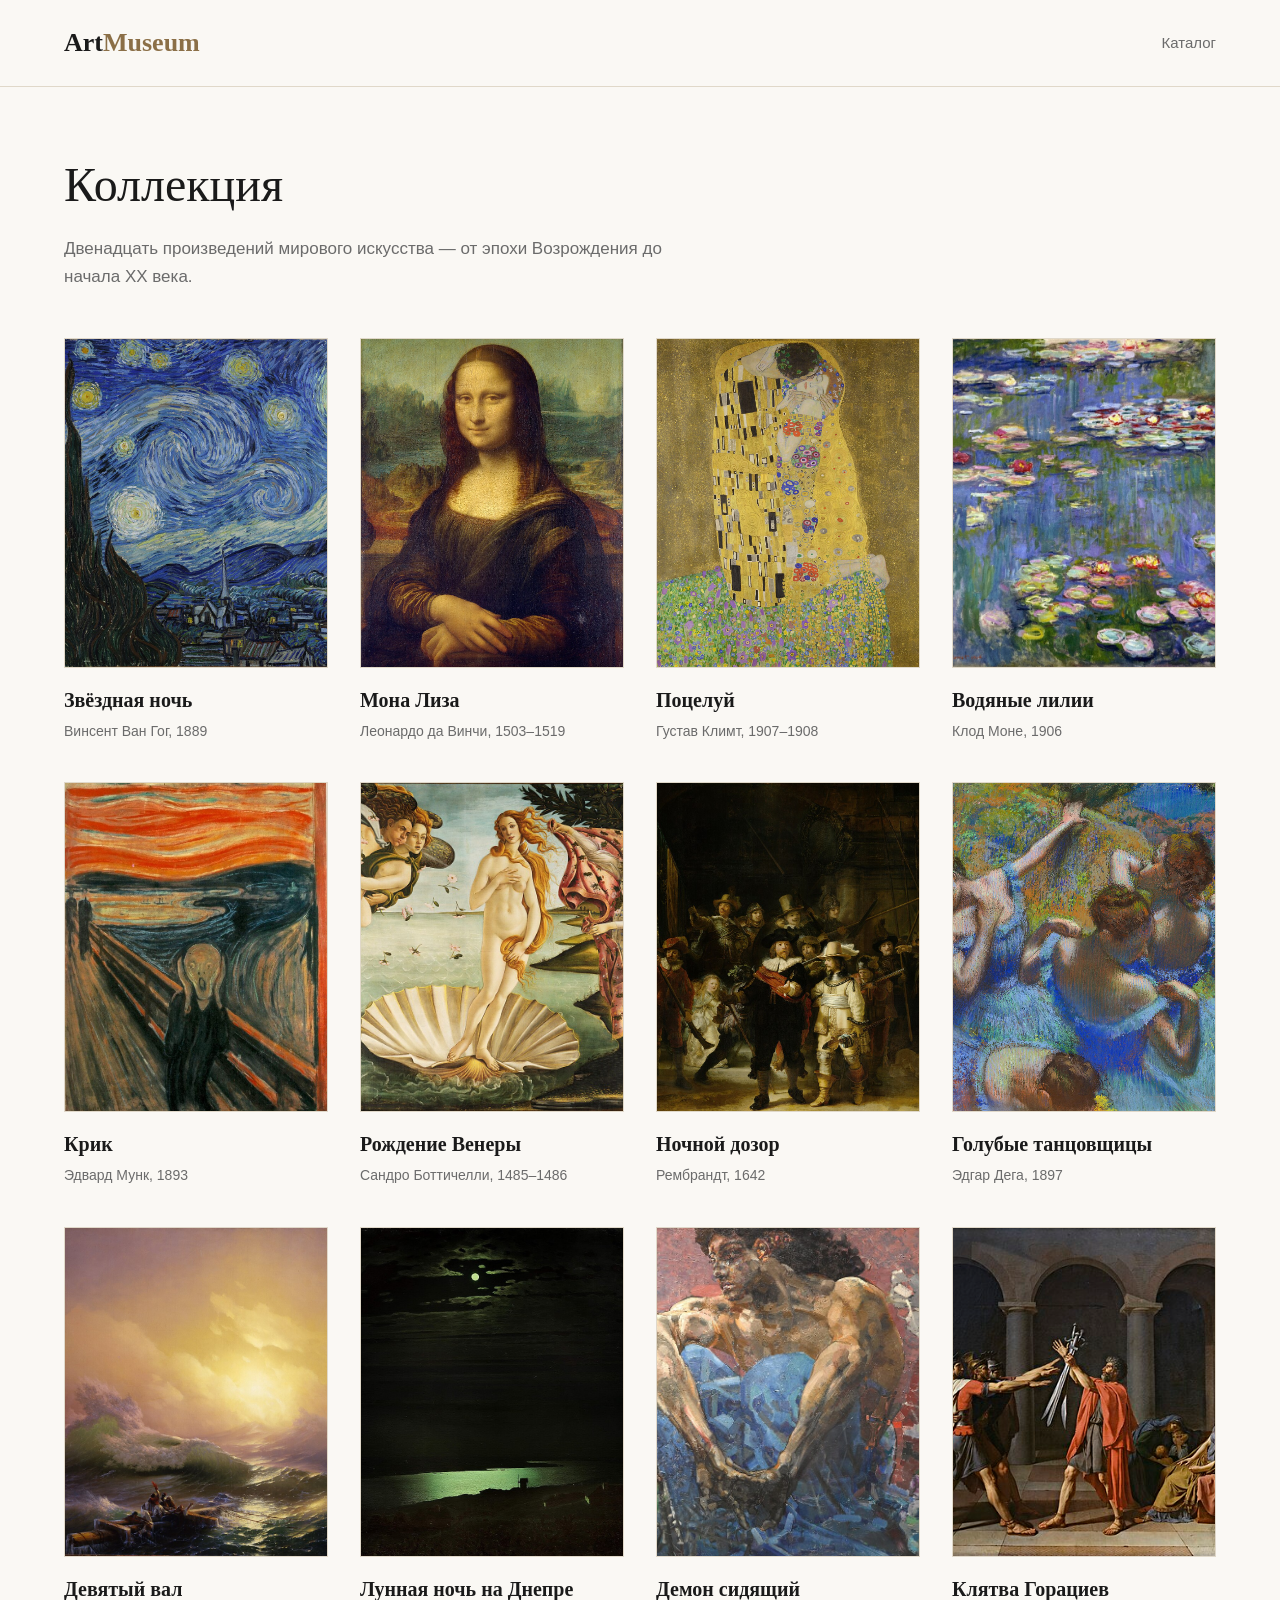
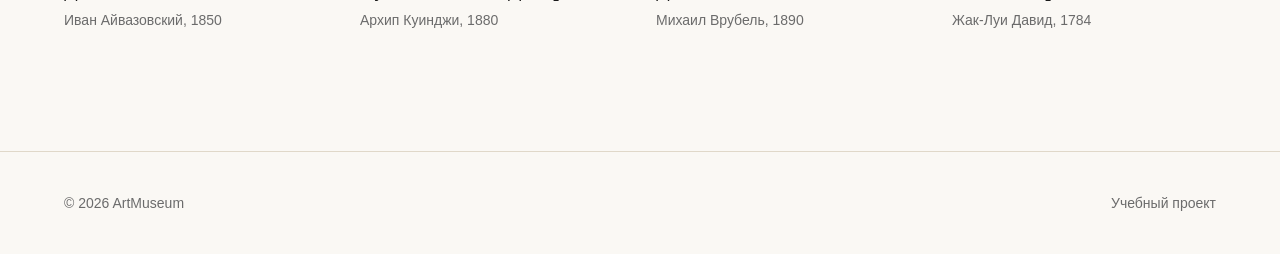
<file: AI-generated/index.html>
<!DOCTYPE html>
<html lang="ru">
<head>
  <meta charset="UTF-8">
  <meta name="viewport" content="width=device-width, initial-scale=1.0">
  <title>ArtMuseum — Каталог</title>
  <link rel="stylesheet" href="css/style.css">
</head>
<body>

  <header class="site-header">
    <div class="container">
      <a href="index.html" class="logo">Art<span>Museum</span></a>
      <nav class="nav">
        <a href="index.html" class="active">Каталог</a>
      </nav>
    </div>
  </header>

  <main class="catalog">
    <div class="container">
      <div class="catalog-head">
        <h1>Коллекция</h1>
        <p>Двенадцать произведений мирового искусства — от эпохи Возрождения до начала XX века.</p>
      </div>

      <div class="grid">

        <a class="card" href="painting-starry-night.html">
          <div class="card-image"><img src="images/starry-night.jpg" alt="Звёздная ночь"></div>
          <div class="card-title">Звёздная ночь</div>
          <div class="card-meta">Винсент Ван Гог, 1889</div>
        </a>

        <a class="card" href="painting-mona-lisa.html">
          <div class="card-image"><img src="images/mona-lisa.jpg" alt="Мона Лиза"></div>
          <div class="card-title">Мона Лиза</div>
          <div class="card-meta">Леонардо да Винчи, 1503–1519</div>
        </a>

        <a class="card" href="painting-the-kiss.html">
          <div class="card-image"><img src="images/the-kiss.jpg" alt="Поцелуй"></div>
          <div class="card-title">Поцелуй</div>
          <div class="card-meta">Густав Климт, 1907–1908</div>
        </a>

        <a class="card" href="painting-water-lilies.html">
          <div class="card-image"><img src="images/water-lilies.jpg" alt="Водяные лилии"></div>
          <div class="card-title">Водяные лилии</div>
          <div class="card-meta">Клод Моне, 1906</div>
        </a>

        <a class="card" href="painting-the-scream.html">
          <div class="card-image"><img src="images/the-scream.jpg" alt="Крик"></div>
          <div class="card-title">Крик</div>
          <div class="card-meta">Эдвард Мунк, 1893</div>
        </a>

        <a class="card" href="painting-birth-of-venus.html">
          <div class="card-image"><img src="images/birth-of-venus.jpg" alt="Рождение Венеры"></div>
          <div class="card-title">Рождение Венеры</div>
          <div class="card-meta">Сандро Боттичелли, 1485–1486</div>
        </a>

        <a class="card" href="painting-night-watch.html">
          <div class="card-image"><img src="images/night-watch.jpg" alt="Ночной дозор"></div>
          <div class="card-title">Ночной дозор</div>
          <div class="card-meta">Рембрандт, 1642</div>
        </a>

        <a class="card" href="painting-blue-dancers.html">
          <div class="card-image"><img src="images/blue-dancers.jpg" alt="Голубые танцовщицы"></div>
          <div class="card-title">Голубые танцовщицы</div>
          <div class="card-meta">Эдгар Дега, 1897</div>
        </a>

        <a class="card" href="painting-ninth-wave.html">
          <div class="card-image"><img src="images/ninth-wave.jpg" alt="Девятый вал"></div>
          <div class="card-title">Девятый вал</div>
          <div class="card-meta">Иван Айвазовский, 1850</div>
        </a>

        <a class="card" href="painting-moonlight-night.html">
          <div class="card-image"><img src="images/moonlight-night.jpg" alt="Лунная ночь на Днепре"></div>
          <div class="card-title">Лунная ночь на Днепре</div>
          <div class="card-meta">Архип Куинджи, 1880</div>
        </a>

        <a class="card" href="painting-demon-seated.html">
          <div class="card-image"><img src="images/demon-seated.jpg" alt="Демон сидящий"></div>
          <div class="card-title">Демон сидящий</div>
          <div class="card-meta">Михаил Врубель, 1890</div>
        </a>

        <a class="card" href="painting-oath-of-horatii.html">
          <div class="card-image"><img src="images/oath-of-horatii.jpg" alt="Клятва Горациев"></div>
          <div class="card-title">Клятва Горациев</div>
          <div class="card-meta">Жак-Луи Давид, 1784</div>
        </a>

      </div>
    </div>
  </main>

  <footer class="site-footer">
    <div class="container">
      <div>© 2026 ArtMuseum</div>
      <div>Учебный проект</div>
    </div>
  </footer>

</body>
</html>
</file>
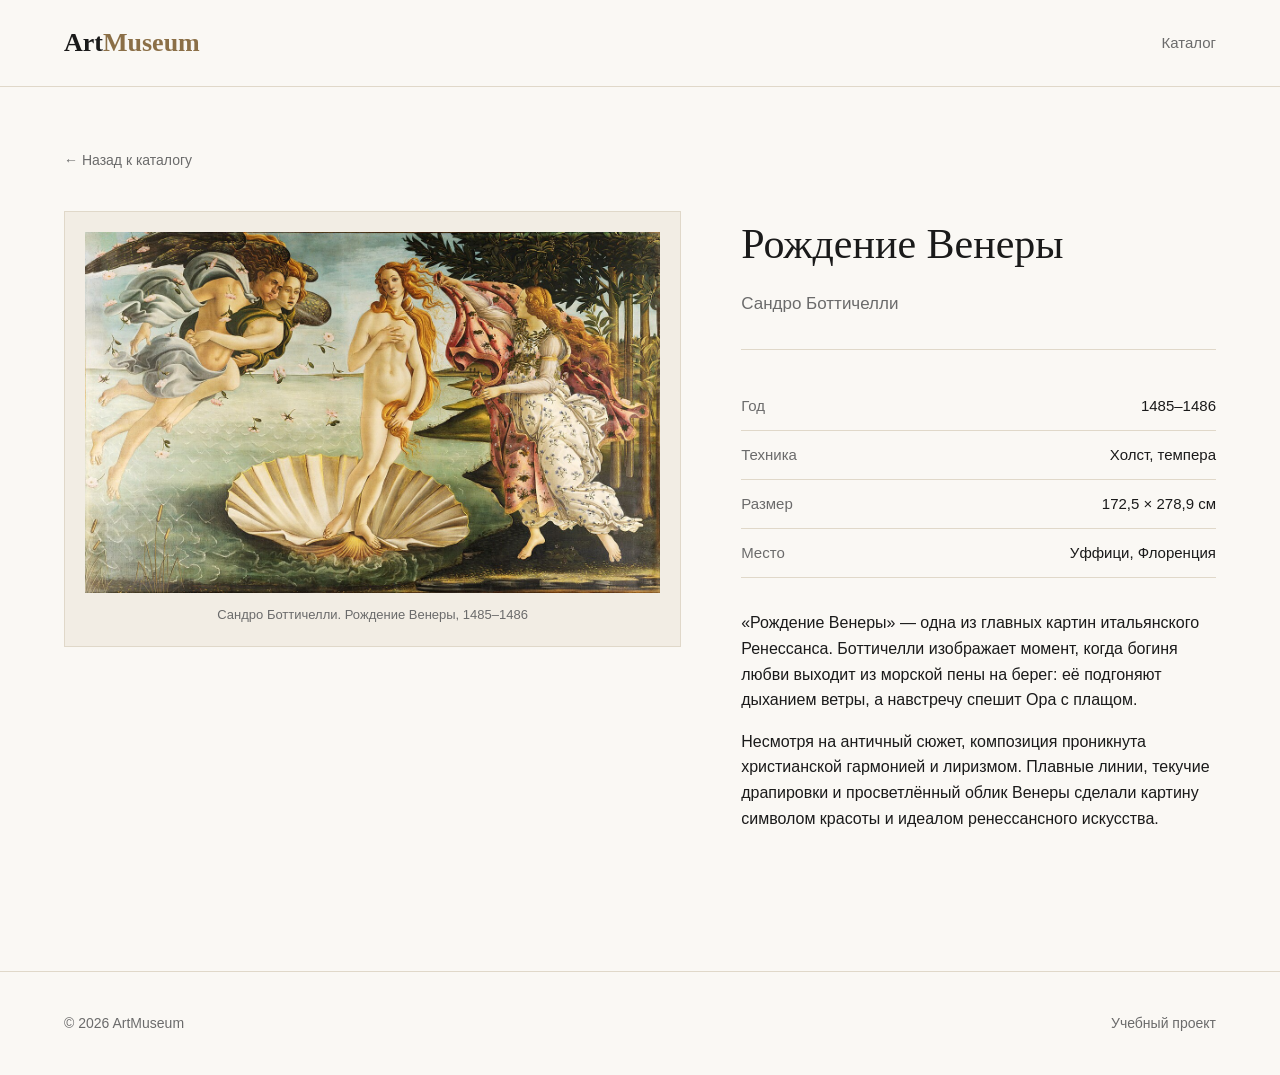
<file: AI-generated/painting-birth-of-venus.html>
<!DOCTYPE html>
<html lang="ru">
<head>
  <meta charset="UTF-8">
  <meta name="viewport" content="width=device-width, initial-scale=1.0">
  <title>Рождение Венеры — ArtMuseum</title>
  <link rel="stylesheet" href="css/style.css">
</head>
<body>
  <header class="site-header">
    <div class="container">
      <a href="index.html" class="logo">Art<span>Museum</span></a>
      <nav class="nav"><a href="index.html">Каталог</a></nav>
    </div>
  </header>

  <main class="painting">
    <div class="container">
      <a href="index.html" class="painting-back">← Назад к каталогу</a>

      <div class="painting-layout">
        <figure class="painting-figure">
          <img src="images/birth-of-venus.jpg" alt="Рождение Венеры">
          <figcaption>Сандро Боттичелли. Рождение Венеры, 1485–1486</figcaption>
        </figure>

        <div class="painting-info">
          <h1>Рождение Венеры</h1>
          <div class="painting-author">Сандро Боттичелли</div>

          <ul class="painting-facts">
            <li><span class="label">Год</span><span>1485–1486</span></li>
            <li><span class="label">Техника</span><span>Холст, темпера</span></li>
            <li><span class="label">Размер</span><span>172,5 × 278,9 см</span></li>
            <li><span class="label">Место</span><span>Уффици, Флоренция</span></li>
          </ul>

          <div class="painting-description">
            <p>«Рождение Венеры» — одна из главных картин итальянского Ренессанса. Боттичелли изображает момент, когда богиня любви выходит из морской пены на берег: её подгоняют дыханием ветры, а навстречу спешит Ора с плащом.</p>
            <p>Несмотря на античный сюжет, композиция проникнута христианской гармонией и лиризмом. Плавные линии, текучие драпировки и просветлённый облик Венеры сделали картину символом красоты и идеалом ренессансного искусства.</p>
          </div>
        </div>
      </div>
    </div>
  </main>

  <footer class="site-footer">
    <div class="container">
      <div>© 2026 ArtMuseum</div>
      <div>Учебный проект</div>
    </div>
  </footer>
</body>
</html>
</file>
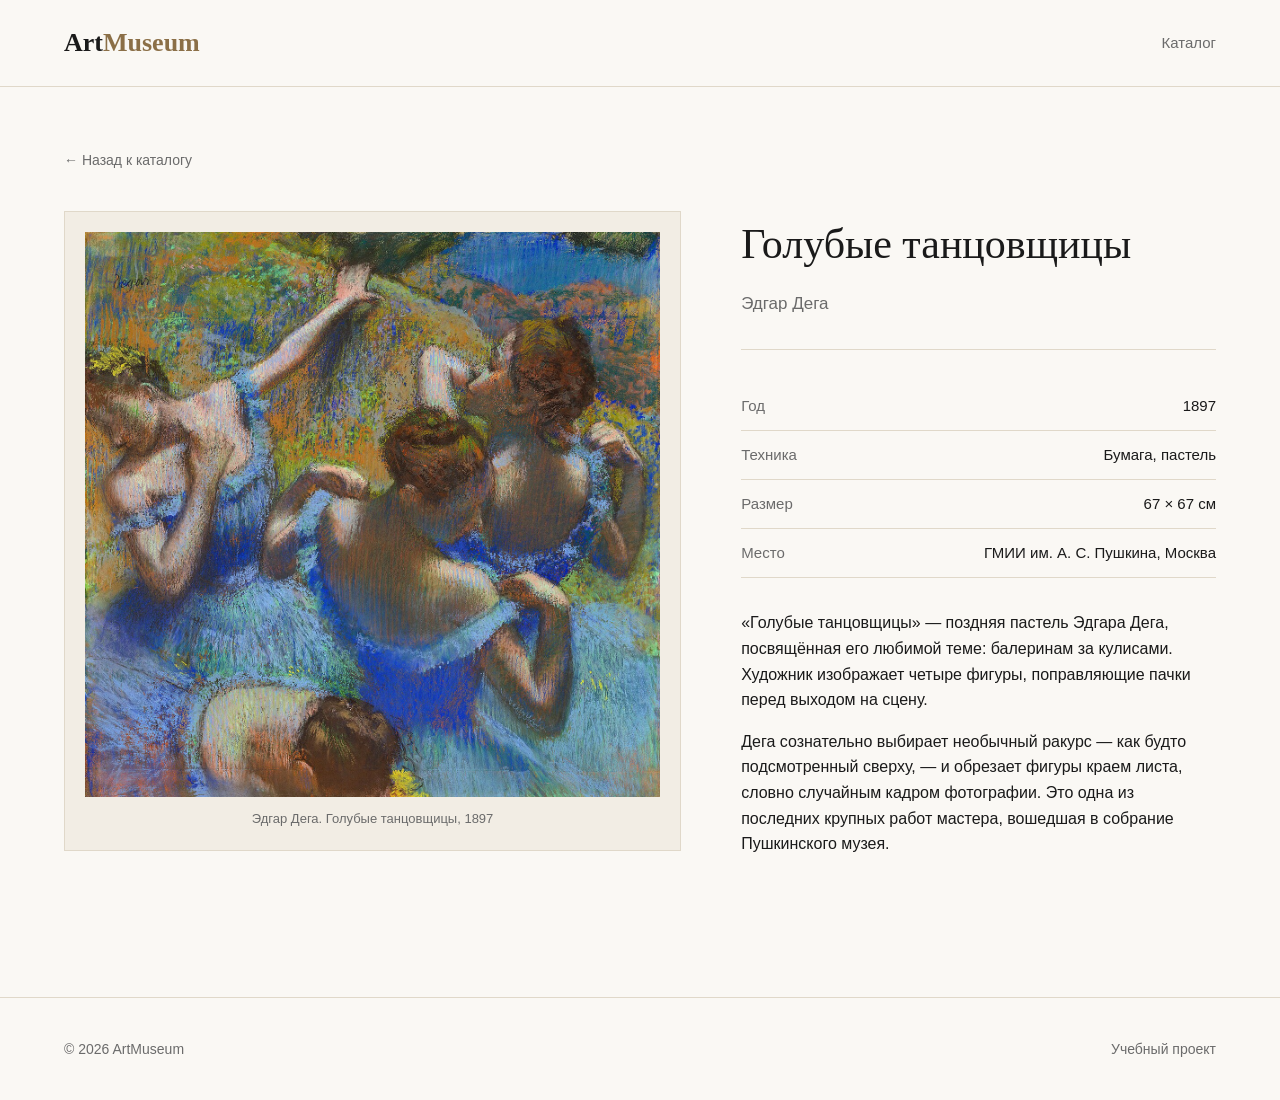
<file: AI-generated/painting-blue-dancers.html>
<!DOCTYPE html>
<html lang="ru">
<head>
  <meta charset="UTF-8">
  <meta name="viewport" content="width=device-width, initial-scale=1.0">
  <title>Голубые танцовщицы — ArtMuseum</title>
  <link rel="stylesheet" href="css/style.css">
</head>
<body>
  <header class="site-header">
    <div class="container">
      <a href="index.html" class="logo">Art<span>Museum</span></a>
      <nav class="nav"><a href="index.html">Каталог</a></nav>
    </div>
  </header>

  <main class="painting">
    <div class="container">
      <a href="index.html" class="painting-back">← Назад к каталогу</a>

      <div class="painting-layout">
        <figure class="painting-figure">
          <img src="images/blue-dancers.jpg" alt="Голубые танцовщицы">
          <figcaption>Эдгар Дега. Голубые танцовщицы, 1897</figcaption>
        </figure>

        <div class="painting-info">
          <h1>Голубые танцовщицы</h1>
          <div class="painting-author">Эдгар Дега</div>

          <ul class="painting-facts">
            <li><span class="label">Год</span><span>1897</span></li>
            <li><span class="label">Техника</span><span>Бумага, пастель</span></li>
            <li><span class="label">Размер</span><span>67 × 67 см</span></li>
            <li><span class="label">Место</span><span>ГМИИ им. А. С. Пушкина, Москва</span></li>
          </ul>

          <div class="painting-description">
            <p>«Голубые танцовщицы» — поздняя пастель Эдгара Дега, посвящённая его любимой теме: балеринам за кулисами. Художник изображает четыре фигуры, поправляющие пачки перед выходом на сцену.</p>
            <p>Дега сознательно выбирает необычный ракурс — как будто подсмотренный сверху, — и обрезает фигуры краем листа, словно случайным кадром фотографии. Это одна из последних крупных работ мастера, вошедшая в собрание Пушкинского музея.</p>
          </div>
        </div>
      </div>
    </div>
  </main>

  <footer class="site-footer">
    <div class="container">
      <div>© 2026 ArtMuseum</div>
      <div>Учебный проект</div>
    </div>
  </footer>
</body>
</html>
</file>
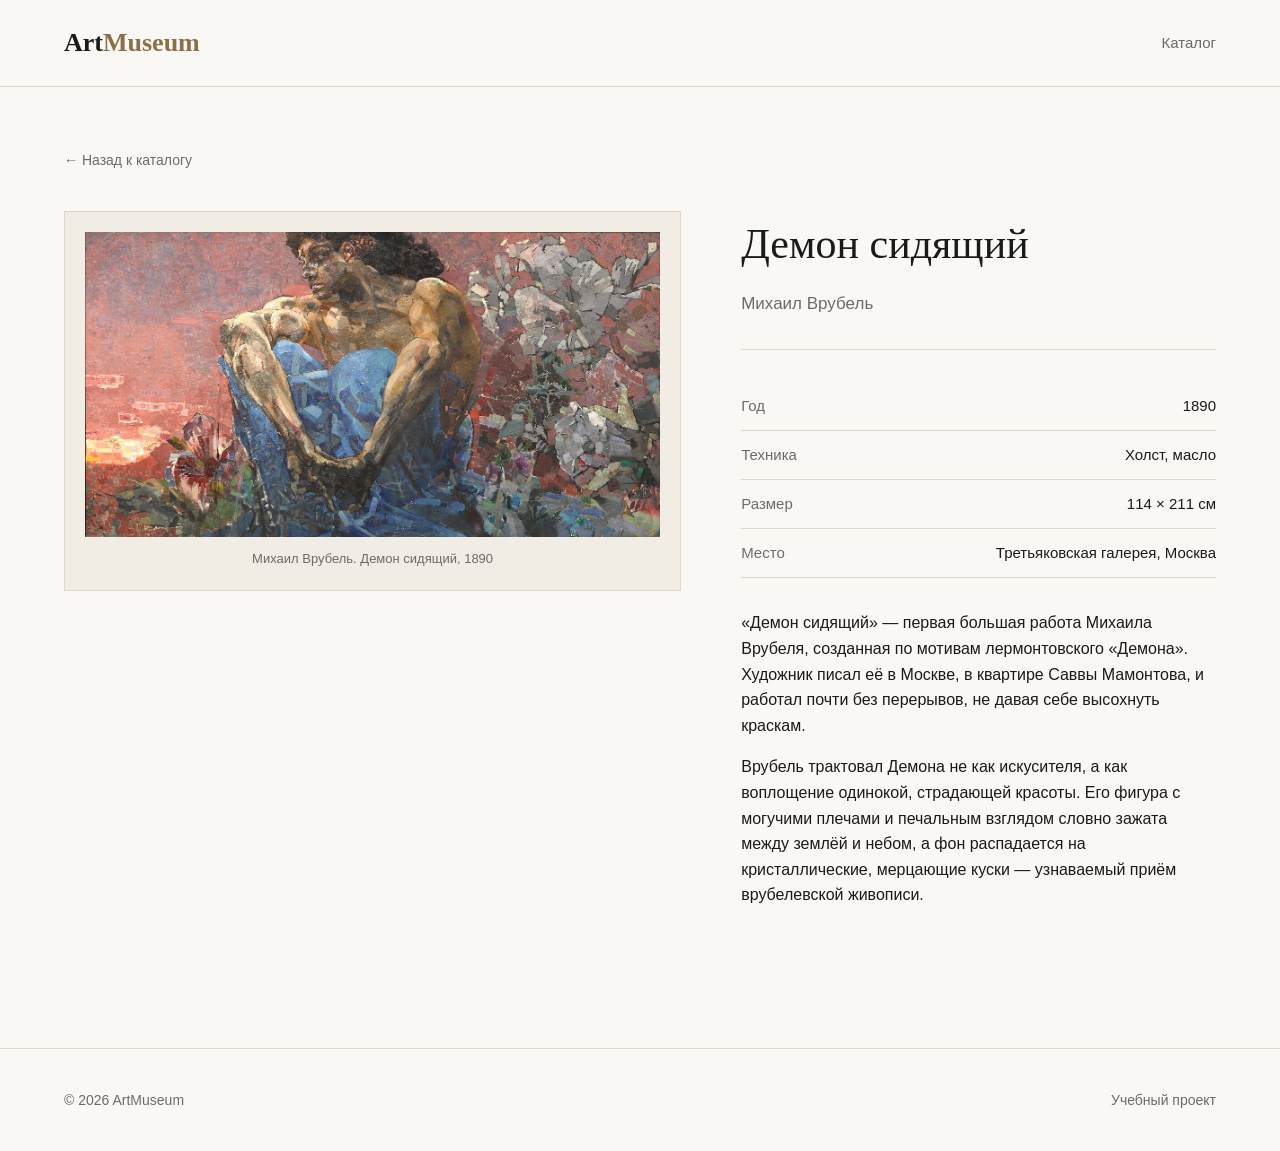
<file: AI-generated/painting-demon-seated.html>
<!DOCTYPE html>
<html lang="ru">
<head>
  <meta charset="UTF-8">
  <meta name="viewport" content="width=device-width, initial-scale=1.0">
  <title>Демон сидящий — ArtMuseum</title>
  <link rel="stylesheet" href="css/style.css">
</head>
<body>
  <header class="site-header">
    <div class="container">
      <a href="index.html" class="logo">Art<span>Museum</span></a>
      <nav class="nav"><a href="index.html">Каталог</a></nav>
    </div>
  </header>

  <main class="painting">
    <div class="container">
      <a href="index.html" class="painting-back">← Назад к каталогу</a>

      <div class="painting-layout">
        <figure class="painting-figure">
          <img src="images/demon-seated.jpg" alt="Демон сидящий">
          <figcaption>Михаил Врубель. Демон сидящий, 1890</figcaption>
        </figure>

        <div class="painting-info">
          <h1>Демон сидящий</h1>
          <div class="painting-author">Михаил Врубель</div>

          <ul class="painting-facts">
            <li><span class="label">Год</span><span>1890</span></li>
            <li><span class="label">Техника</span><span>Холст, масло</span></li>
            <li><span class="label">Размер</span><span>114 × 211 см</span></li>
            <li><span class="label">Место</span><span>Третьяковская галерея, Москва</span></li>
          </ul>

          <div class="painting-description">
            <p>«Демон сидящий» — первая большая работа Михаила Врубеля, созданная по мотивам лермонтовского «Демона». Художник писал её в Москве, в квартире Саввы Мамонтова, и работал почти без перерывов, не давая себе высохнуть краскам.</p>
            <p>Врубель трактовал Демона не как искусителя, а как воплощение одинокой, страдающей красоты. Его фигура с могучими плечами и печальным взглядом словно зажата между землёй и небом, а фон распадается на кристаллические, мерцающие куски — узнаваемый приём врубелевской живописи.</p>
          </div>
        </div>
      </div>
    </div>
  </main>

  <footer class="site-footer">
    <div class="container">
      <div>© 2026 ArtMuseum</div>
      <div>Учебный проект</div>
    </div>
  </footer>
</body>
</html>
</file>
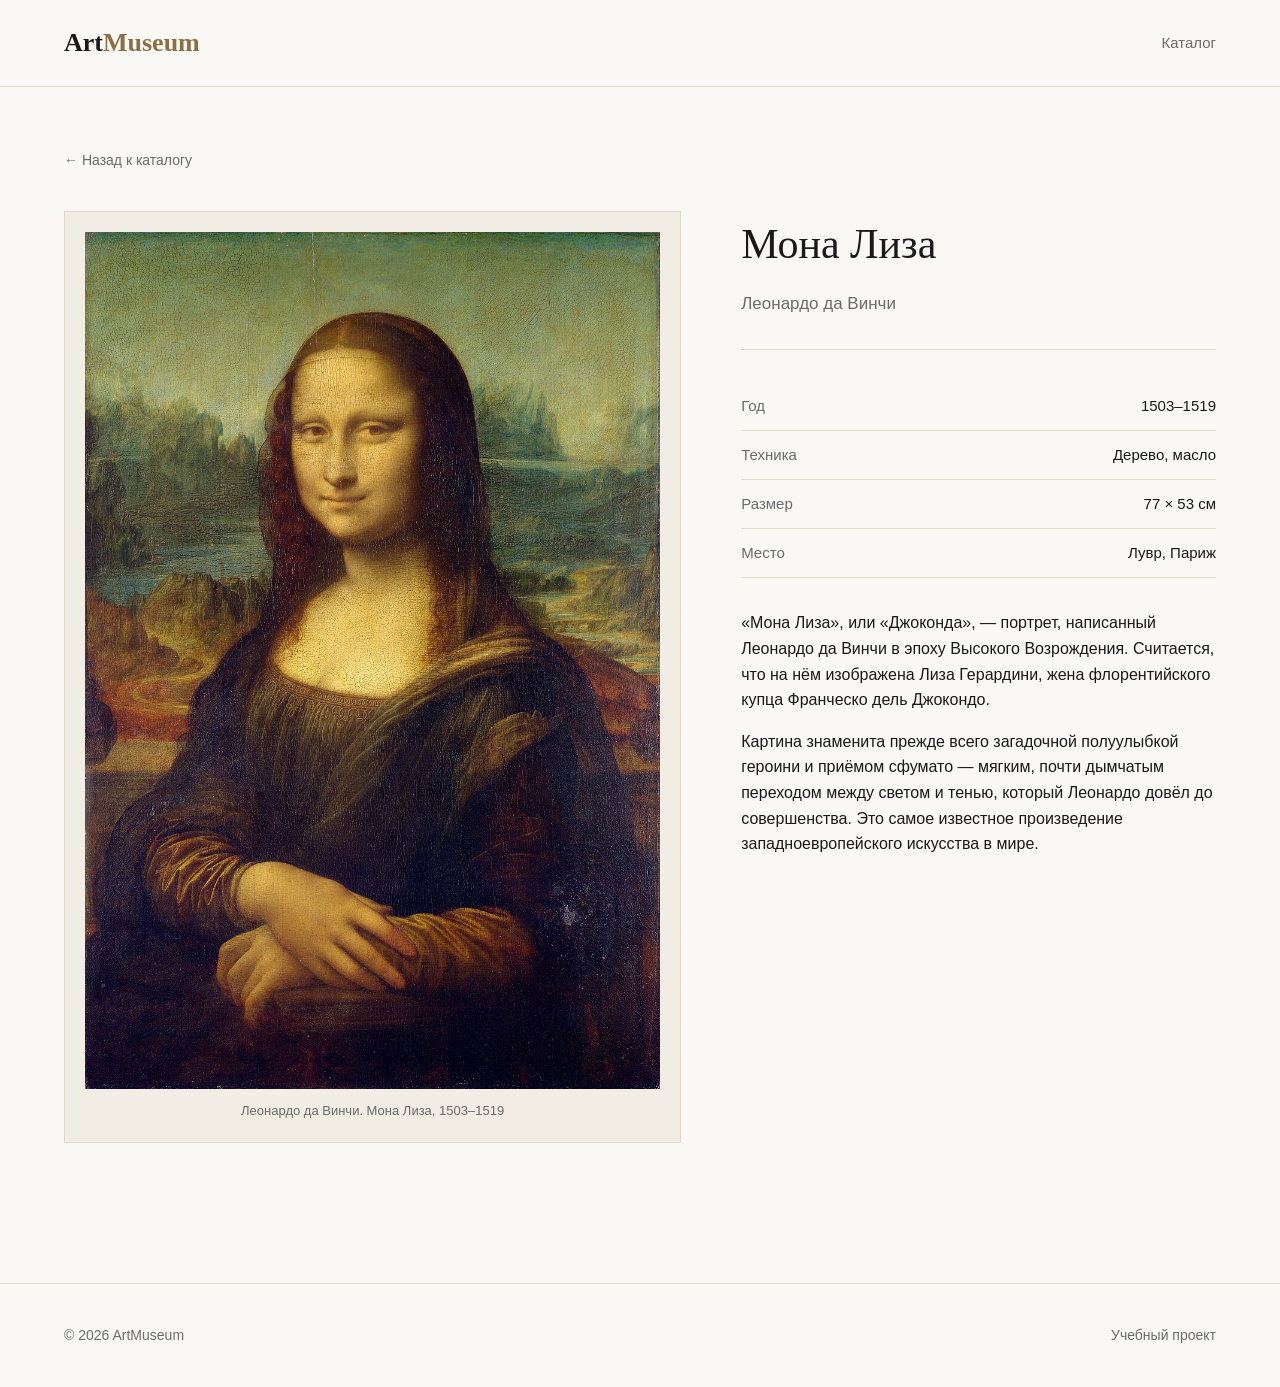
<file: AI-generated/painting-mona-lisa.html>
<!DOCTYPE html>
<html lang="ru">
<head>
  <meta charset="UTF-8">
  <meta name="viewport" content="width=device-width, initial-scale=1.0">
  <title>Мона Лиза — ArtMuseum</title>
  <link rel="stylesheet" href="css/style.css">
</head>
<body>
  <header class="site-header">
    <div class="container">
      <a href="index.html" class="logo">Art<span>Museum</span></a>
      <nav class="nav"><a href="index.html">Каталог</a></nav>
    </div>
  </header>

  <main class="painting">
    <div class="container">
      <a href="index.html" class="painting-back">← Назад к каталогу</a>

      <div class="painting-layout">
        <figure class="painting-figure">
          <img src="images/mona-lisa.jpg" alt="Мона Лиза">
          <figcaption>Леонардо да Винчи. Мона Лиза, 1503–1519</figcaption>
        </figure>

        <div class="painting-info">
          <h1>Мона Лиза</h1>
          <div class="painting-author">Леонардо да Винчи</div>

          <ul class="painting-facts">
            <li><span class="label">Год</span><span>1503–1519</span></li>
            <li><span class="label">Техника</span><span>Дерево, масло</span></li>
            <li><span class="label">Размер</span><span>77 × 53 см</span></li>
            <li><span class="label">Место</span><span>Лувр, Париж</span></li>
          </ul>

          <div class="painting-description">
            <p>«Мона Лиза», или «Джоконда», — портрет, написанный Леонардо да Винчи в эпоху Высокого Возрождения. Считается, что на нём изображена Лиза Герардини, жена флорентийского купца Франческо дель Джокондо.</p>
            <p>Картина знаменита прежде всего загадочной полуулыбкой героини и приёмом сфумато — мягким, почти дымчатым переходом между светом и тенью, который Леонардо довёл до совершенства. Это самое известное произведение западноевропейского искусства в мире.</p>
          </div>
        </div>
      </div>
    </div>
  </main>

  <footer class="site-footer">
    <div class="container">
      <div>© 2026 ArtMuseum</div>
      <div>Учебный проект</div>
    </div>
  </footer>
</body>
</html>
</file>
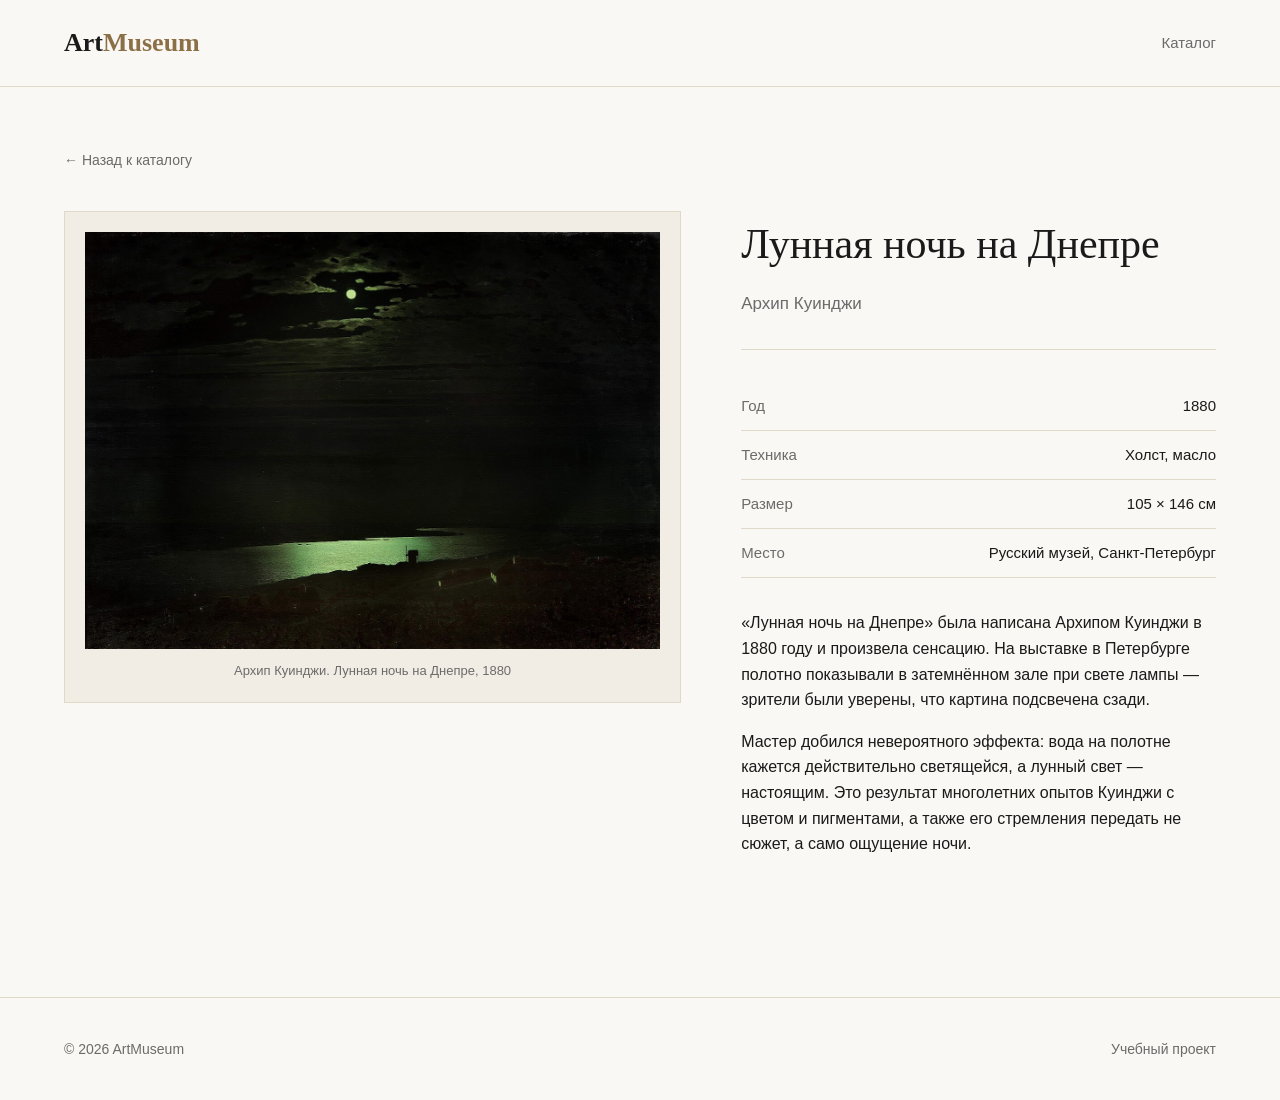
<file: AI-generated/painting-moonlight-night.html>
<!DOCTYPE html>
<html lang="ru">
<head>
  <meta charset="UTF-8">
  <meta name="viewport" content="width=device-width, initial-scale=1.0">
  <title>Лунная ночь на Днепре — ArtMuseum</title>
  <link rel="stylesheet" href="css/style.css">
</head>
<body>
  <header class="site-header">
    <div class="container">
      <a href="index.html" class="logo">Art<span>Museum</span></a>
      <nav class="nav"><a href="index.html">Каталог</a></nav>
    </div>
  </header>

  <main class="painting">
    <div class="container">
      <a href="index.html" class="painting-back">← Назад к каталогу</a>

      <div class="painting-layout">
        <figure class="painting-figure">
          <img src="images/moonlight-night.jpg" alt="Лунная ночь на Днепре">
          <figcaption>Архип Куинджи. Лунная ночь на Днепре, 1880</figcaption>
        </figure>

        <div class="painting-info">
          <h1>Лунная ночь на Днепре</h1>
          <div class="painting-author">Архип Куинджи</div>

          <ul class="painting-facts">
            <li><span class="label">Год</span><span>1880</span></li>
            <li><span class="label">Техника</span><span>Холст, масло</span></li>
            <li><span class="label">Размер</span><span>105 × 146 см</span></li>
            <li><span class="label">Место</span><span>Русский музей, Санкт-Петербург</span></li>
          </ul>

          <div class="painting-description">
            <p>«Лунная ночь на Днепре» была написана Архипом Куинджи в 1880 году и произвела сенсацию. На выставке в Петербурге полотно показывали в затемнённом зале при свете лампы — зрители были уверены, что картина подсвечена сзади.</p>
            <p>Мастер добился невероятного эффекта: вода на полотне кажется действительно светящейся, а лунный свет — настоящим. Это результат многолетних опытов Куинджи с цветом и пигментами, а также его стремления передать не сюжет, а само ощущение ночи.</p>
          </div>
        </div>
      </div>
    </div>
  </main>

  <footer class="site-footer">
    <div class="container">
      <div>© 2026 ArtMuseum</div>
      <div>Учебный проект</div>
    </div>
  </footer>
</body>
</html>
</file>
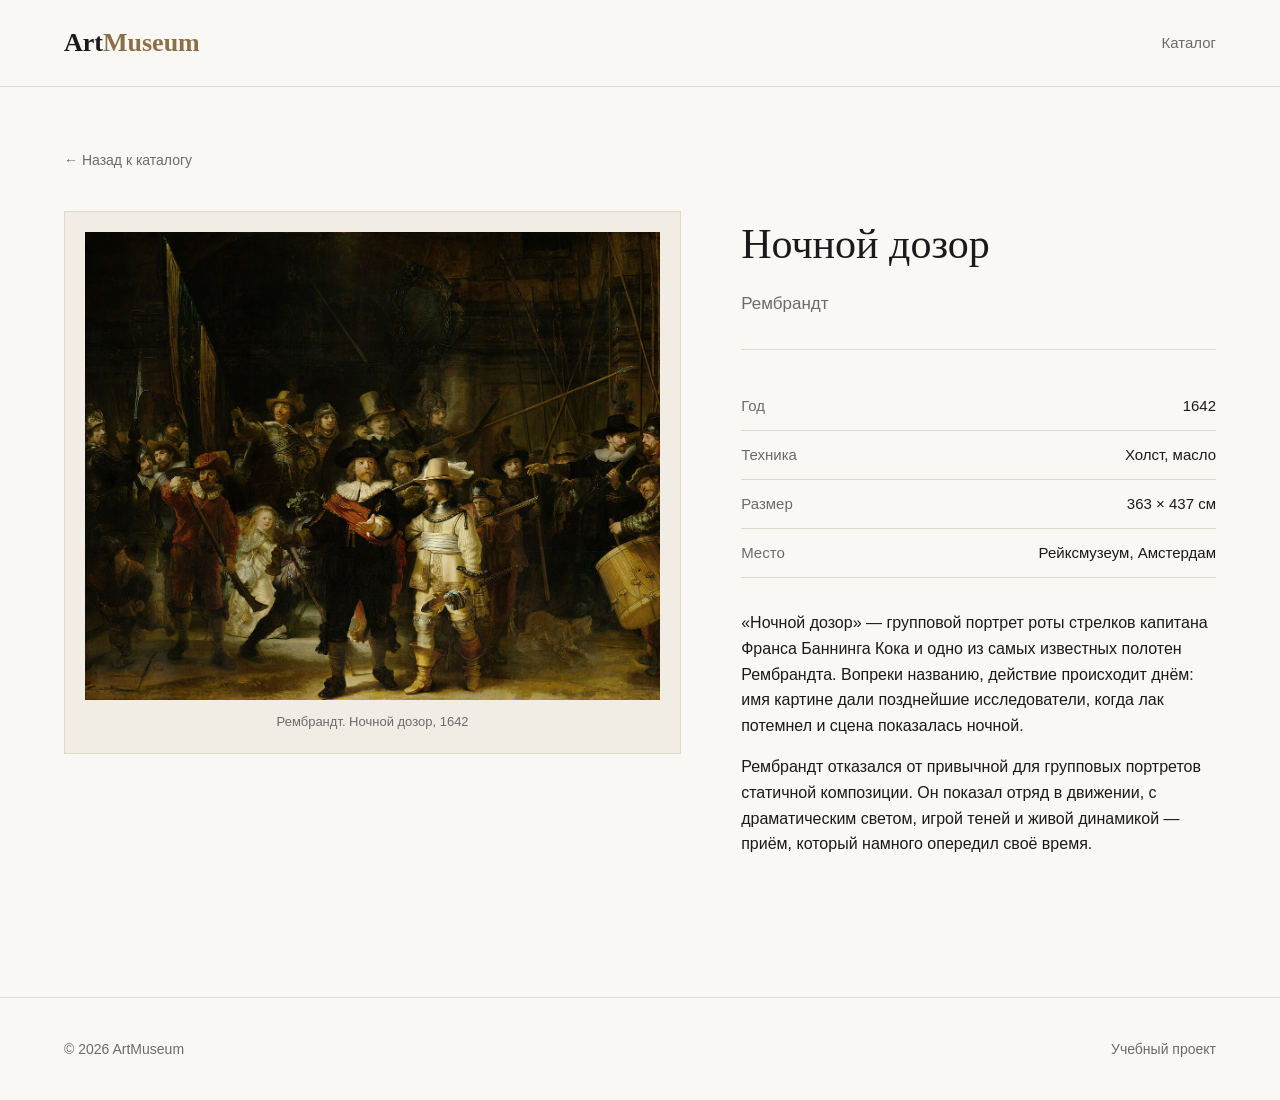
<file: AI-generated/painting-night-watch.html>
<!DOCTYPE html>
<html lang="ru">
<head>
  <meta charset="UTF-8">
  <meta name="viewport" content="width=device-width, initial-scale=1.0">
  <title>Ночной дозор — ArtMuseum</title>
  <link rel="stylesheet" href="css/style.css">
</head>
<body>
  <header class="site-header">
    <div class="container">
      <a href="index.html" class="logo">Art<span>Museum</span></a>
      <nav class="nav"><a href="index.html">Каталог</a></nav>
    </div>
  </header>

  <main class="painting">
    <div class="container">
      <a href="index.html" class="painting-back">← Назад к каталогу</a>

      <div class="painting-layout">
        <figure class="painting-figure">
          <img src="images/night-watch.jpg" alt="Ночной дозор">
          <figcaption>Рембрандт. Ночной дозор, 1642</figcaption>
        </figure>

        <div class="painting-info">
          <h1>Ночной дозор</h1>
          <div class="painting-author">Рембрандт</div>

          <ul class="painting-facts">
            <li><span class="label">Год</span><span>1642</span></li>
            <li><span class="label">Техника</span><span>Холст, масло</span></li>
            <li><span class="label">Размер</span><span>363 × 437 см</span></li>
            <li><span class="label">Место</span><span>Рейксмузеум, Амстердам</span></li>
          </ul>

          <div class="painting-description">
            <p>«Ночной дозор» — групповой портрет роты стрелков капитана Франса Баннинга Кока и одно из самых известных полотен Рембрандта. Вопреки названию, действие происходит днём: имя картине дали позднейшие исследователи, когда лак потемнел и сцена показалась ночной.</p>
            <p>Рембрандт отказался от привычной для групповых портретов статичной композиции. Он показал отряд в движении, с драматическим светом, игрой теней и живой динамикой — приём, который намного опередил своё время.</p>
          </div>
        </div>
      </div>
    </div>
  </main>

  <footer class="site-footer">
    <div class="container">
      <div>© 2026 ArtMuseum</div>
      <div>Учебный проект</div>
    </div>
  </footer>
</body>
</html>
</file>
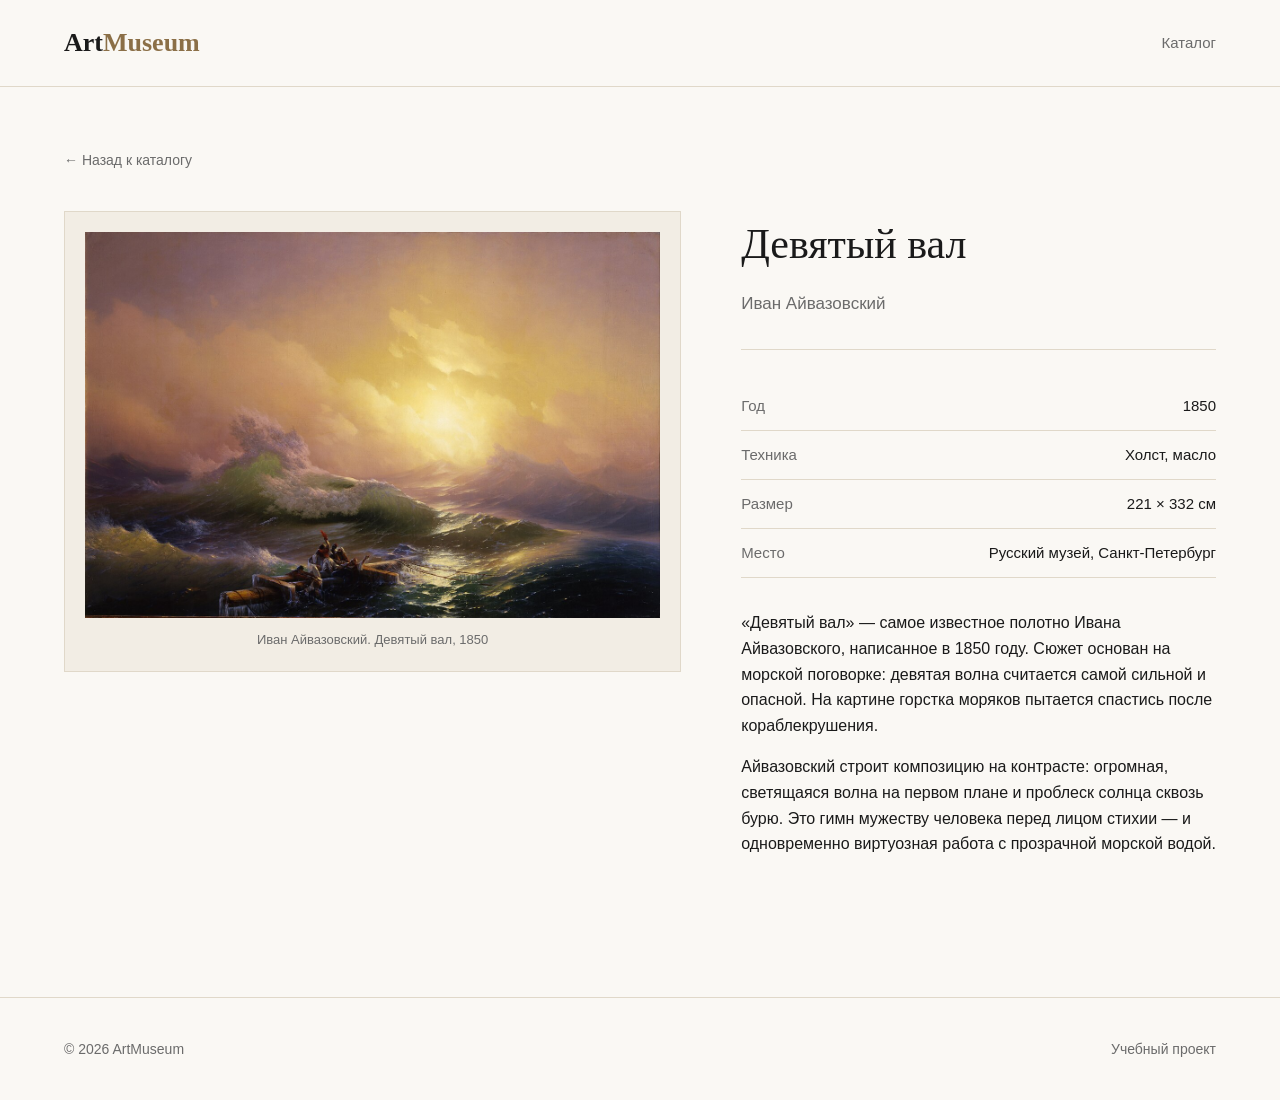
<file: AI-generated/painting-ninth-wave.html>
<!DOCTYPE html>
<html lang="ru">
<head>
  <meta charset="UTF-8">
  <meta name="viewport" content="width=device-width, initial-scale=1.0">
  <title>Девятый вал — ArtMuseum</title>
  <link rel="stylesheet" href="css/style.css">
</head>
<body>
  <header class="site-header">
    <div class="container">
      <a href="index.html" class="logo">Art<span>Museum</span></a>
      <nav class="nav"><a href="index.html">Каталог</a></nav>
    </div>
  </header>

  <main class="painting">
    <div class="container">
      <a href="index.html" class="painting-back">← Назад к каталогу</a>

      <div class="painting-layout">
        <figure class="painting-figure">
          <img src="images/ninth-wave.jpg" alt="Девятый вал">
          <figcaption>Иван Айвазовский. Девятый вал, 1850</figcaption>
        </figure>

        <div class="painting-info">
          <h1>Девятый вал</h1>
          <div class="painting-author">Иван Айвазовский</div>

          <ul class="painting-facts">
            <li><span class="label">Год</span><span>1850</span></li>
            <li><span class="label">Техника</span><span>Холст, масло</span></li>
            <li><span class="label">Размер</span><span>221 × 332 см</span></li>
            <li><span class="label">Место</span><span>Русский музей, Санкт-Петербург</span></li>
          </ul>

          <div class="painting-description">
            <p>«Девятый вал» — самое известное полотно Ивана Айвазовского, написанное в 1850 году. Сюжет основан на морской поговорке: девятая волна считается самой сильной и опасной. На картине горстка моряков пытается спастись после кораблекрушения.</p>
            <p>Айвазовский строит композицию на контрасте: огромная, светящаяся волна на первом плане и проблеск солнца сквозь бурю. Это гимн мужеству человека перед лицом стихии — и одновременно виртуозная работа с прозрачной морской водой.</p>
          </div>
        </div>
      </div>
    </div>
  </main>

  <footer class="site-footer">
    <div class="container">
      <div>© 2026 ArtMuseum</div>
      <div>Учебный проект</div>
    </div>
  </footer>
</body>
</html>
</file>
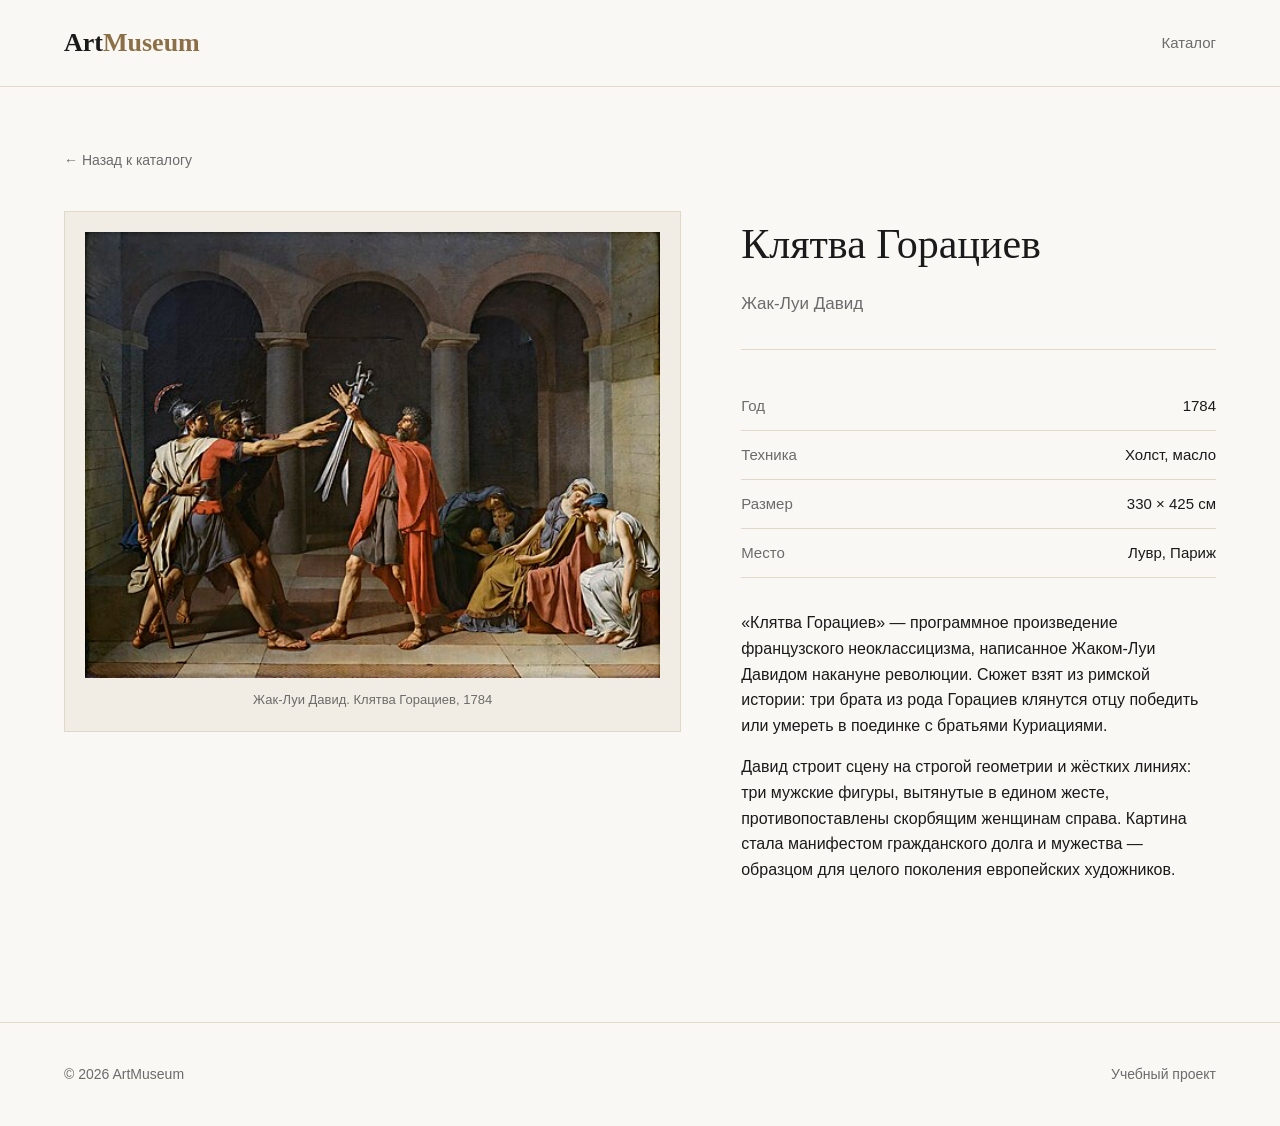
<file: AI-generated/painting-oath-of-horatii.html>
<!DOCTYPE html>
<html lang="ru">
<head>
  <meta charset="UTF-8">
  <meta name="viewport" content="width=device-width, initial-scale=1.0">
  <title>Клятва Горациев — ArtMuseum</title>
  <link rel="stylesheet" href="css/style.css">
</head>
<body>
  <header class="site-header">
    <div class="container">
      <a href="index.html" class="logo">Art<span>Museum</span></a>
      <nav class="nav"><a href="index.html">Каталог</a></nav>
    </div>
  </header>

  <main class="painting">
    <div class="container">
      <a href="index.html" class="painting-back">← Назад к каталогу</a>

      <div class="painting-layout">
        <figure class="painting-figure">
          <img src="images/oath-of-horatii.jpg" alt="Клятва Горациев">
          <figcaption>Жак-Луи Давид. Клятва Горациев, 1784</figcaption>
        </figure>

        <div class="painting-info">
          <h1>Клятва Горациев</h1>
          <div class="painting-author">Жак-Луи Давид</div>

          <ul class="painting-facts">
            <li><span class="label">Год</span><span>1784</span></li>
            <li><span class="label">Техника</span><span>Холст, масло</span></li>
            <li><span class="label">Размер</span><span>330 × 425 см</span></li>
            <li><span class="label">Место</span><span>Лувр, Париж</span></li>
          </ul>

          <div class="painting-description">
            <p>«Клятва Горациев» — программное произведение французского неоклассицизма, написанное Жаком-Луи Давидом накануне революции. Сюжет взят из римской истории: три брата из рода Горациев клянутся отцу победить или умереть в поединке с братьями Куриациями.</p>
            <p>Давид строит сцену на строгой геометрии и жёстких линиях: три мужские фигуры, вытянутые в едином жесте, противопоставлены скорбящим женщинам справа. Картина стала манифестом гражданского долга и мужества — образцом для целого поколения европейских художников.</p>
          </div>
        </div>
      </div>
    </div>
  </main>

  <footer class="site-footer">
    <div class="container">
      <div>© 2026 ArtMuseum</div>
      <div>Учебный проект</div>
    </div>
  </footer>
</body>
</html>
</file>
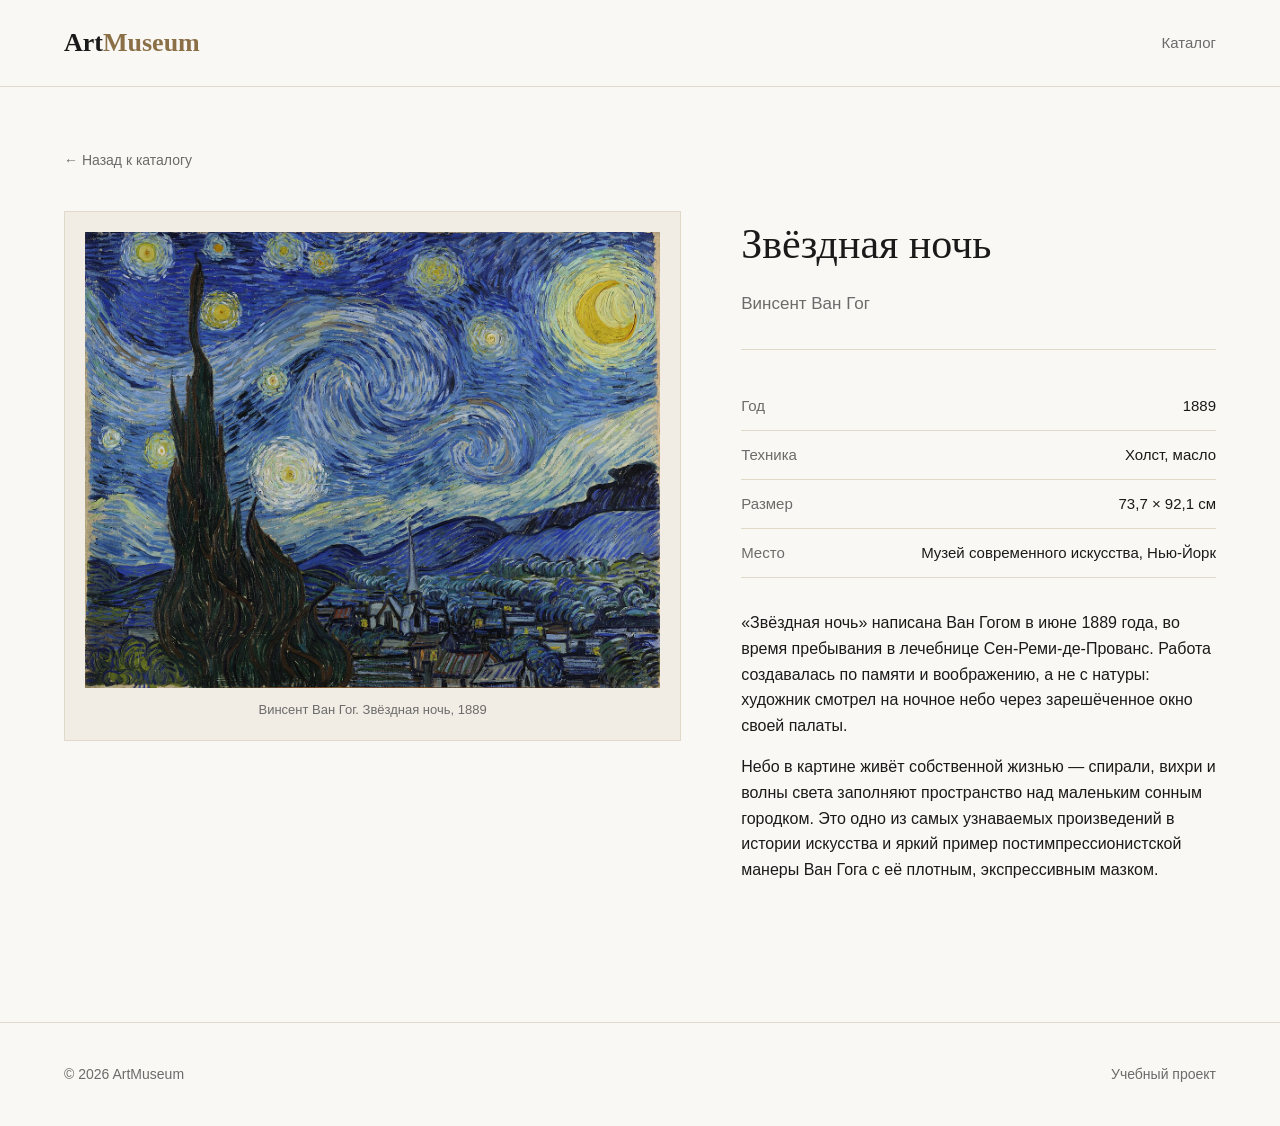
<file: AI-generated/painting-starry-night.html>
<!DOCTYPE html>
<html lang="ru">
<head>
  <meta charset="UTF-8">
  <meta name="viewport" content="width=device-width, initial-scale=1.0">
  <title>Звёздная ночь — ArtMuseum</title>
  <link rel="stylesheet" href="css/style.css">
</head>
<body>

  <header class="site-header">
    <div class="container">
      <a href="index.html" class="logo">Art<span>Museum</span></a>
      <nav class="nav">
        <a href="index.html">Каталог</a>
      </nav>
    </div>
  </header>

  <main class="painting">
    <div class="container">

      <a href="index.html" class="painting-back">← Назад к каталогу</a>

      <div class="painting-layout">

        <figure class="painting-figure">
          <img src="images/starry-night.jpg" alt="Звёздная ночь">
          <figcaption>Винсент Ван Гог. Звёздная ночь, 1889</figcaption>
        </figure>

        <div class="painting-info">
          <h1>Звёздная ночь</h1>
          <div class="painting-author">Винсент Ван Гог</div>

          <ul class="painting-facts">
            <li><span class="label">Год</span><span>1889</span></li>
            <li><span class="label">Техника</span><span>Холст, масло</span></li>
            <li><span class="label">Размер</span><span>73,7 × 92,1 см</span></li>
            <li><span class="label">Место</span><span>Музей современного искусства, Нью-Йорк</span></li>
          </ul>

          <div class="painting-description">
            <p>«Звёздная ночь» написана Ван Гогом в июне 1889 года, во время пребывания в лечебнице Сен-Реми-де-Прованс. Работа создавалась по памяти и воображению, а не с натуры: художник смотрел на ночное небо через зарешёченное окно своей палаты.</p>
            <p>Небо в картине живёт собственной жизнью — спирали, вихри и волны света заполняют пространство над маленьким сонным городком. Это одно из самых узнаваемых произведений в истории искусства и яркий пример постимпрессионистской манеры Ван Гога с её плотным, экспрессивным мазком.</p>
          </div>
        </div>

      </div>
    </div>
  </main>

  <footer class="site-footer">
    <div class="container">
      <div>© 2026 ArtMuseum</div>
      <div>Учебный проект</div>
    </div>
  </footer>

</body>
</html>
</file>
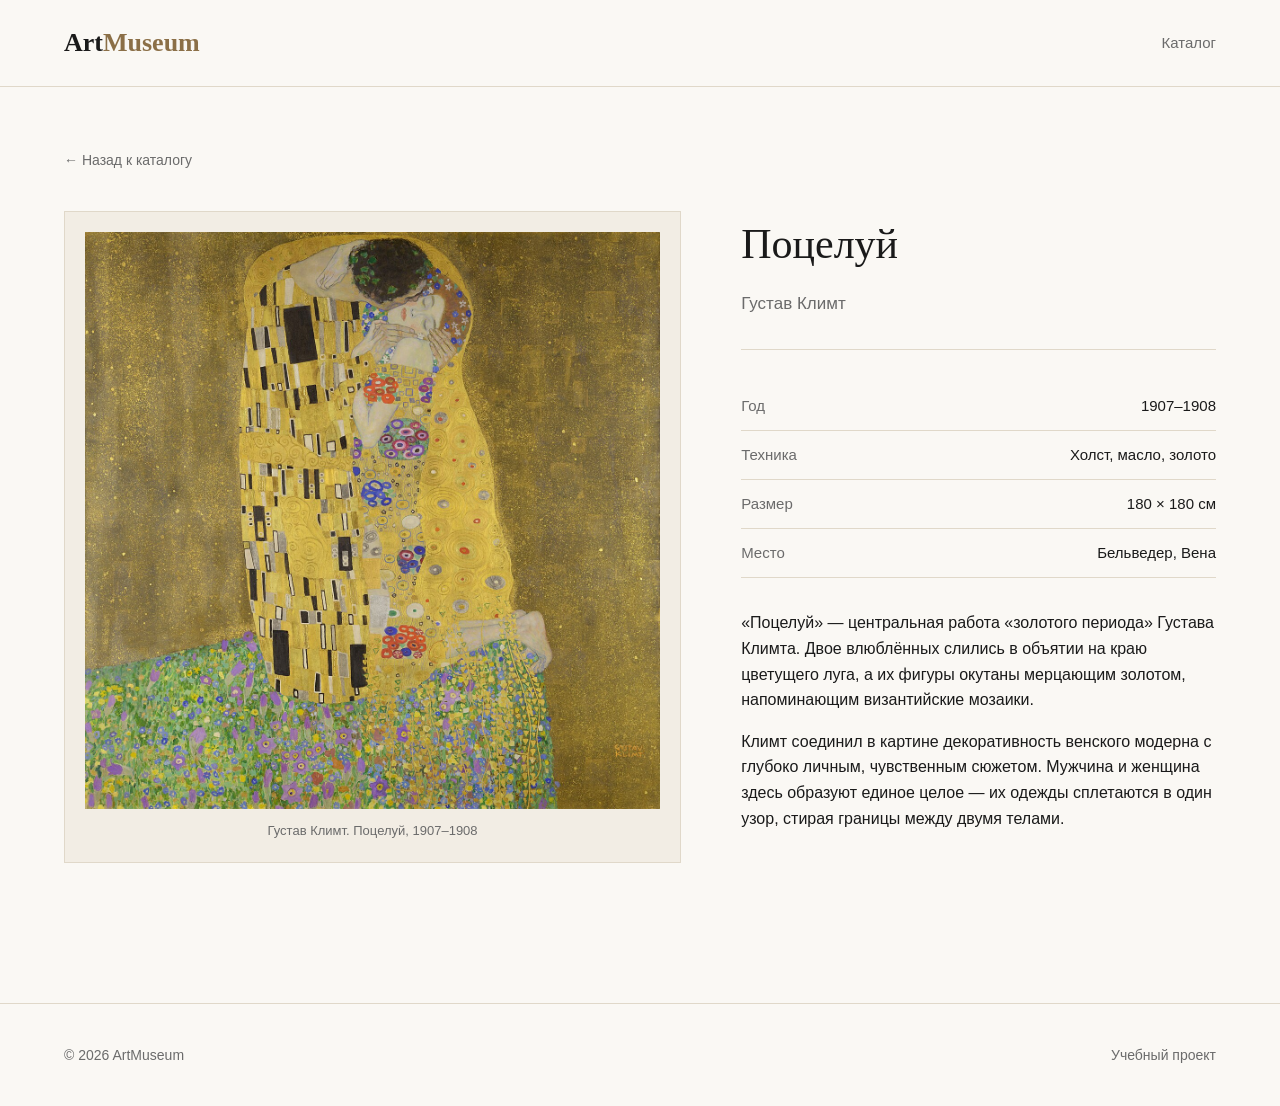
<file: AI-generated/painting-the-kiss.html>
<!DOCTYPE html>
<html lang="ru">
<head>
  <meta charset="UTF-8">
  <meta name="viewport" content="width=device-width, initial-scale=1.0">
  <title>Поцелуй — ArtMuseum</title>
  <link rel="stylesheet" href="css/style.css">
</head>
<body>
  <header class="site-header">
    <div class="container">
      <a href="index.html" class="logo">Art<span>Museum</span></a>
      <nav class="nav"><a href="index.html">Каталог</a></nav>
    </div>
  </header>

  <main class="painting">
    <div class="container">
      <a href="index.html" class="painting-back">← Назад к каталогу</a>

      <div class="painting-layout">
        <figure class="painting-figure">
          <img src="images/the-kiss.jpg" alt="Поцелуй">
          <figcaption>Густав Климт. Поцелуй, 1907–1908</figcaption>
        </figure>

        <div class="painting-info">
          <h1>Поцелуй</h1>
          <div class="painting-author">Густав Климт</div>

          <ul class="painting-facts">
            <li><span class="label">Год</span><span>1907–1908</span></li>
            <li><span class="label">Техника</span><span>Холст, масло, золото</span></li>
            <li><span class="label">Размер</span><span>180 × 180 см</span></li>
            <li><span class="label">Место</span><span>Бельведер, Вена</span></li>
          </ul>

          <div class="painting-description">
            <p>«Поцелуй» — центральная работа «золотого периода» Густава Климта. Двое влюблённых слились в объятии на краю цветущего луга, а их фигуры окутаны мерцающим золотом, напоминающим византийские мозаики.</p>
            <p>Климт соединил в картине декоративность венского модерна с глубоко личным, чувственным сюжетом. Мужчина и женщина здесь образуют единое целое — их одежды сплетаются в один узор, стирая границы между двумя телами.</p>
          </div>
        </div>
      </div>
    </div>
  </main>

  <footer class="site-footer">
    <div class="container">
      <div>© 2026 ArtMuseum</div>
      <div>Учебный проект</div>
    </div>
  </footer>
</body>
</html>
</file>
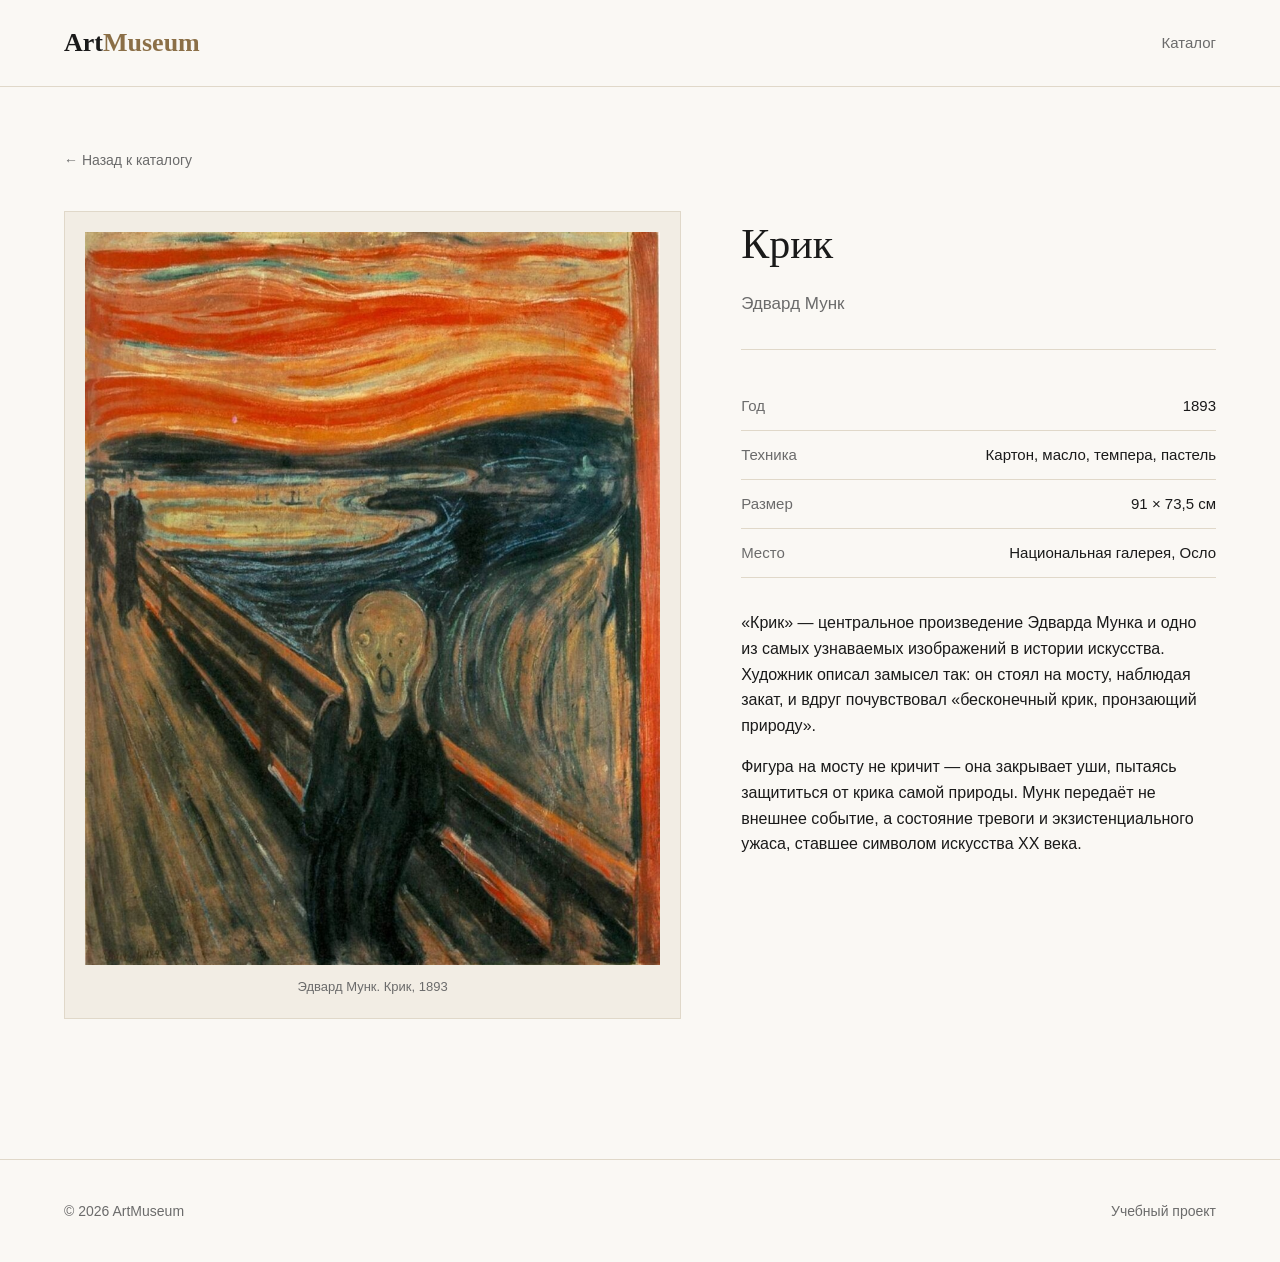
<file: AI-generated/painting-the-scream.html>
<!DOCTYPE html>
<html lang="ru">
<head>
  <meta charset="UTF-8">
  <meta name="viewport" content="width=device-width, initial-scale=1.0">
  <title>Крик — ArtMuseum</title>
  <link rel="stylesheet" href="css/style.css">
</head>
<body>
  <header class="site-header">
    <div class="container">
      <a href="index.html" class="logo">Art<span>Museum</span></a>
      <nav class="nav"><a href="index.html">Каталог</a></nav>
    </div>
  </header>

  <main class="painting">
    <div class="container">
      <a href="index.html" class="painting-back">← Назад к каталогу</a>

      <div class="painting-layout">
        <figure class="painting-figure">
          <img src="images/the-scream.jpg" alt="Крик">
          <figcaption>Эдвард Мунк. Крик, 1893</figcaption>
        </figure>

        <div class="painting-info">
          <h1>Крик</h1>
          <div class="painting-author">Эдвард Мунк</div>

          <ul class="painting-facts">
            <li><span class="label">Год</span><span>1893</span></li>
            <li><span class="label">Техника</span><span>Картон, масло, темпера, пастель</span></li>
            <li><span class="label">Размер</span><span>91 × 73,5 см</span></li>
            <li><span class="label">Место</span><span>Национальная галерея, Осло</span></li>
          </ul>

          <div class="painting-description">
            <p>«Крик» — центральное произведение Эдварда Мунка и одно из самых узнаваемых изображений в истории искусства. Художник описал замысел так: он стоял на мосту, наблюдая закат, и вдруг почувствовал «бесконечный крик, пронзающий природу».</p>
            <p>Фигура на мосту не кричит — она закрывает уши, пытаясь защититься от крика самой природы. Мунк передаёт не внешнее событие, а состояние тревоги и экзистенциального ужаса, ставшее символом искусства XX века.</p>
          </div>
        </div>
      </div>
    </div>
  </main>

  <footer class="site-footer">
    <div class="container">
      <div>© 2026 ArtMuseum</div>
      <div>Учебный проект</div>
    </div>
  </footer>
</body>
</html>
</file>
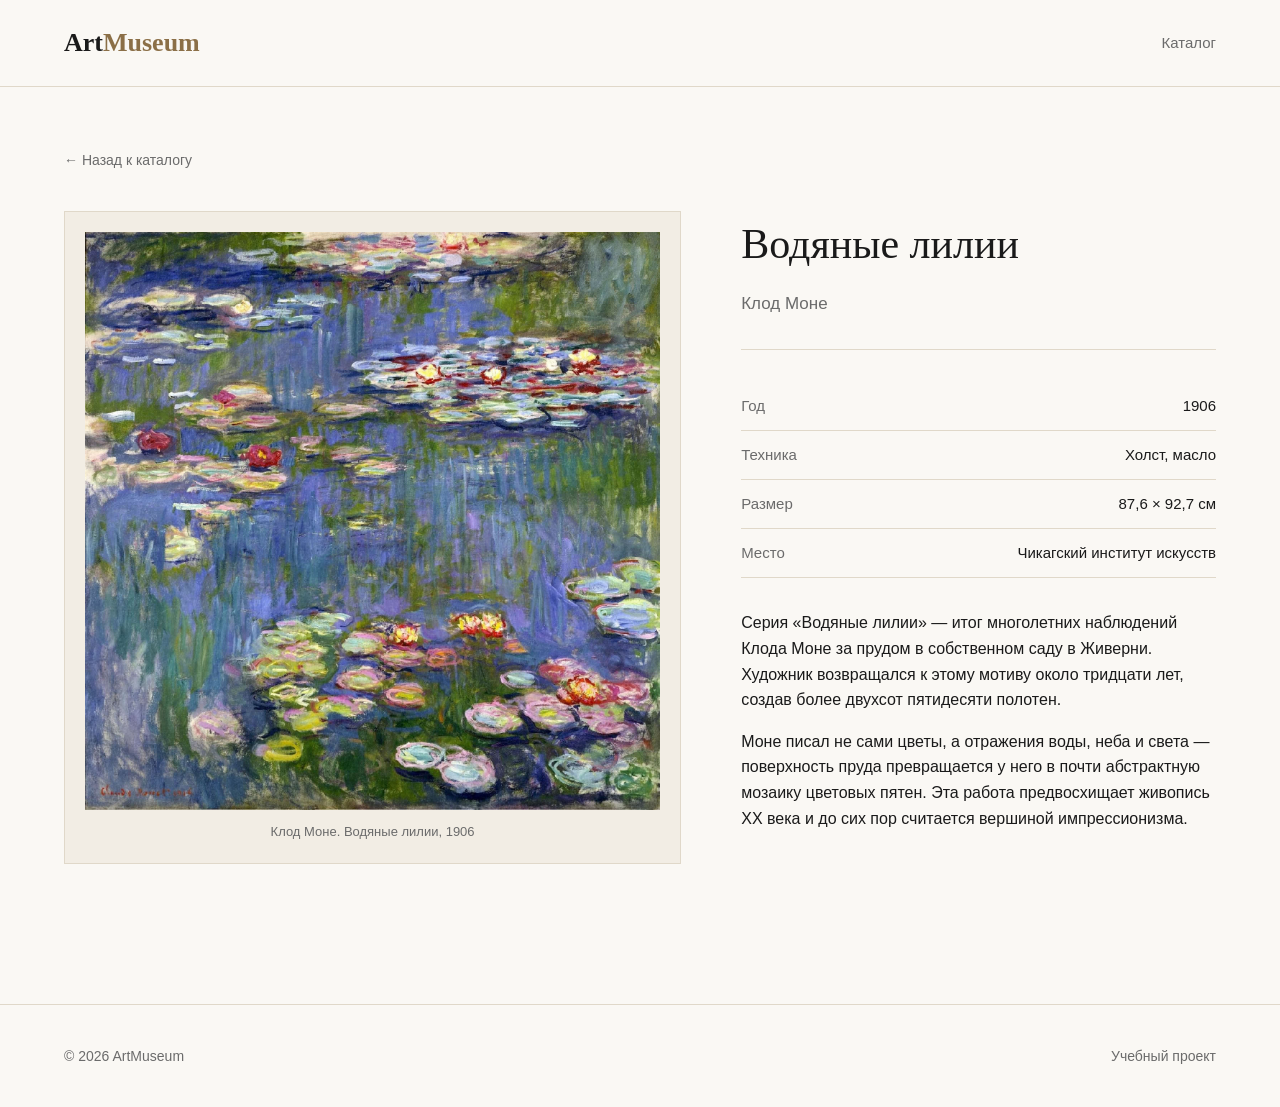
<file: AI-generated/painting-water-lilies.html>
<!DOCTYPE html>
<html lang="ru">
<head>
  <meta charset="UTF-8">
  <meta name="viewport" content="width=device-width, initial-scale=1.0">
  <title>Водяные лилии — ArtMuseum</title>
  <link rel="stylesheet" href="css/style.css">
</head>
<body>
  <header class="site-header">
    <div class="container">
      <a href="index.html" class="logo">Art<span>Museum</span></a>
      <nav class="nav"><a href="index.html">Каталог</a></nav>
    </div>
  </header>

  <main class="painting">
    <div class="container">
      <a href="index.html" class="painting-back">← Назад к каталогу</a>

      <div class="painting-layout">
        <figure class="painting-figure">
          <img src="images/water-lilies.jpg" alt="Водяные лилии">
          <figcaption>Клод Моне. Водяные лилии, 1906</figcaption>
        </figure>

        <div class="painting-info">
          <h1>Водяные лилии</h1>
          <div class="painting-author">Клод Моне</div>

          <ul class="painting-facts">
            <li><span class="label">Год</span><span>1906</span></li>
            <li><span class="label">Техника</span><span>Холст, масло</span></li>
            <li><span class="label">Размер</span><span>87,6 × 92,7 см</span></li>
            <li><span class="label">Место</span><span>Чикагский институт искусств</span></li>
          </ul>

          <div class="painting-description">
            <p>Серия «Водяные лилии» — итог многолетних наблюдений Клода Моне за прудом в собственном саду в Живерни. Художник возвращался к этому мотиву около тридцати лет, создав более двухсот пятидесяти полотен.</p>
            <p>Моне писал не сами цветы, а отражения воды, неба и света — поверхность пруда превращается у него в почти абстрактную мозаику цветовых пятен. Эта работа предвосхищает живопись XX века и до сих пор считается вершиной импрессионизма.</p>
          </div>
        </div>
      </div>
    </div>
  </main>

  <footer class="site-footer">
    <div class="container">
      <div>© 2026 ArtMuseum</div>
      <div>Учебный проект</div>
    </div>
  </footer>
</body>
</html>
</file>
<file: AI-generated/css/style.css>
* {
  box-sizing: border-box;
  margin: 0;
  padding: 0;
}

body {
  font-family: Arial, sans-serif;
  background: #faf8f4;
  color: #1a1a1a;
  line-height: 1.6;
  font-size: 16px;
}

img {
  display: block;
  max-width: 100%;
  height: auto;
}

a {
  color: inherit;
  text-decoration: none;
}

.container {
  max-width: 1200px;
  margin: 0 auto;
  padding: 0 24px;
}

/* Шапка */
.site-header {
  border-bottom: 1px solid #e0d8c9;
}

.site-header .container {
  display: flex;
  align-items: center;
  justify-content: space-between;
  padding-top: 22px;
  padding-bottom: 22px;
}

.logo {
  font-family: Georgia, serif;
  font-size: 26px;
  font-weight: bold;
}

.logo span {
  color: #8b6f47;
}

.nav a {
  font-size: 15px;
  color: #6b6b6b;
}

.nav a:hover {
  color: #1a1a1a;
}

/* Каталог */
.catalog {
  padding: 60px 0 80px;
}

.catalog-head {
  margin-bottom: 48px;
  max-width: 640px;
}

.catalog-head h1 {
  font-family: Georgia, serif;
  font-size: 48px;
  font-weight: normal;
  margin-bottom: 12px;
}

.catalog-head p {
  color: #6b6b6b;
  font-size: 17px;
}

.grid {
  display: grid;
  grid-template-columns: repeat(auto-fill, minmax(260px, 1fr));
  gap: 40px 32px;
}

.card-image {
  aspect-ratio: 4 / 5;
  overflow: hidden;
  background: #f2ede4;
  border: 1px solid #e0d8c9;
  margin-bottom: 16px;
}

.card-image img {
  width: 100%;
  height: 100%;
  object-fit: cover;
}

.card-title {
  font-family: Georgia, serif;
  font-size: 20px;
  font-weight: bold;
  margin-bottom: 4px;
}

.card-meta {
  font-size: 14px;
  color: #6b6b6b;
}

.card:hover .card-title {
  color: #8b6f47;
}

/* Страница картины */
.painting {
  padding: 60px 0 100px;
}

.painting-back {
  display: inline-block;
  font-size: 14px;
  color: #6b6b6b;
  margin-bottom: 40px;
}

.painting-back:hover {
  color: #1a1a1a;
}

.painting-layout {
  display: grid;
  grid-template-columns: 1.3fr 1fr;
  gap: 60px;
  align-items: start;
}

.painting-figure {
  background: #f2ede4;
  border: 1px solid #e0d8c9;
  padding: 20px;
}

.painting-figure img {
  width: 100%;
}

.painting-figure figcaption {
  font-size: 13px;
  color: #6b6b6b;
  margin-top: 12px;
  text-align: center;
}

.painting-info h1 {
  font-family: Georgia, serif;
  font-size: 42px;
  font-weight: normal;
  margin-bottom: 12px;
}

.painting-author {
  font-size: 17px;
  color: #6b6b6b;
  margin-bottom: 32px;
  padding-bottom: 32px;
  border-bottom: 1px solid #e0d8c9;
}

.painting-facts {
  list-style: none;
  margin-bottom: 32px;
}

.painting-facts li {
  display: flex;
  justify-content: space-between;
  gap: 16px;
  padding: 12px 0;
  border-bottom: 1px solid #e0d8c9;
  font-size: 15px;
}

.painting-facts .label {
  color: #6b6b6b;
}

.painting-description p + p {
  margin-top: 16px;
}

/* Футер */
.site-footer {
  border-top: 1px solid #e0d8c9;
  padding: 40px 0;
  margin-top: 40px;
}

.site-footer .container {
  display: flex;
  justify-content: space-between;
  gap: 24px;
  flex-wrap: wrap;
  font-size: 14px;
  color: #6b6b6b;
}

/* Адаптив */
@media (max-width: 800px) {
  .painting-layout {
    grid-template-columns: 1fr;
    gap: 40px;
  }

  .catalog {
    padding: 40px 0 60px;
  }

  .catalog-head h1 {
    font-size: 32px;
  }

  .painting-info h1 {
    font-size: 28px;
  }
}
</file>
